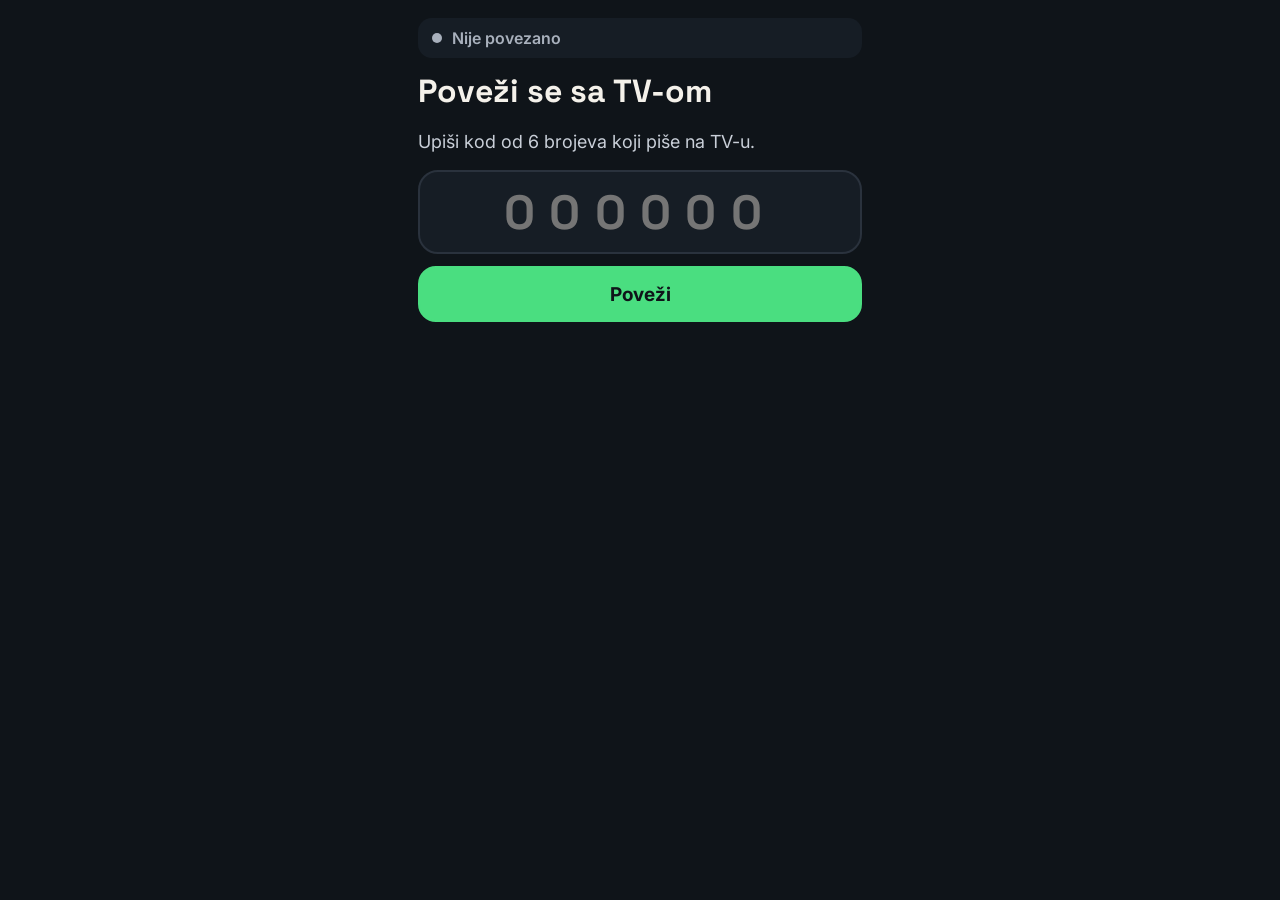
<file: p.html>
<!doctype html>
<html lang="bs">
<head>
<meta charset="utf-8">
<meta name="viewport" content="width=device-width, initial-scale=1, viewport-fit=cover">
<meta name="theme-color" content="#0F1419">
<title>Trening za tatu — daljinski</title>
<link rel="icon" href="favicon.svg" type="image/svg+xml">
<link rel="preconnect" href="https://fonts.googleapis.com">
<link rel="preconnect" href="https://fonts.gstatic.com" crossorigin>
<link href="https://fonts.googleapis.com/css2?family=Inter:wght@400;500;600;700&family=Space+Grotesk:wght@500;600;700&display=swap" rel="stylesheet">
<link rel="stylesheet" href="phone.css?v=4">
</head>
<body>
<svg width="0" height="0" style="position:absolute" aria-hidden="true">
  <symbol id="i-flame" viewBox="0 0 24 24"><path fill="none" stroke="#FB923C" stroke-width="2.2" stroke-linecap="round" stroke-linejoin="round" d="M12 22c4 0 7-2.8 7-7 0-3.5-2.5-6-4-8-.5 2-1.5 3-3 3 0-3-1-6-4-8 0 4-3 6.5-3 11 0 4.6 3 9 7 9z"/></symbol>
  <symbol id="i-play" viewBox="0 0 24 24"><path fill="currentColor" d="M7 4.5v15a1 1 0 0 0 1.5.86l12.5-7.5a1 1 0 0 0 0-1.72L8.5 3.64A1 1 0 0 0 7 4.5z"/></symbol>
  <symbol id="i-pause" viewBox="0 0 24 24"><g fill="currentColor"><rect x="6" y="4.5" width="4" height="15" rx="1.2"/><rect x="14" y="4.5" width="4" height="15" rx="1.2"/></g></symbol>
  <symbol id="i-left" viewBox="0 0 24 24"><path fill="none" stroke="currentColor" stroke-width="2.5" stroke-linecap="round" stroke-linejoin="round" d="M15 5l-7 7 7 7"/></symbol>
  <symbol id="i-right" viewBox="0 0 24 24"><path fill="none" stroke="currentColor" stroke-width="2.5" stroke-linecap="round" stroke-linejoin="round" d="M9 5l7 7-7 7"/></symbol>
  <symbol id="i-minus" viewBox="0 0 24 24"><path fill="none" stroke="currentColor" stroke-width="3" stroke-linecap="round" d="M5 12h14"/></symbol>
  <symbol id="i-plus" viewBox="0 0 24 24"><path fill="none" stroke="currentColor" stroke-width="3" stroke-linecap="round" d="M5 12h14M12 5v14"/></symbol>
  <symbol id="i-check" viewBox="0 0 24 24"><path fill="none" stroke="currentColor" stroke-width="3" stroke-linecap="round" stroke-linejoin="round" d="M5 12.5l4.5 4.5L19 7.5"/></symbol>
</svg>

<main class="app">
  <div class="conn" id="conn"><span class="cdot"></span><span id="conn-text">Povezujem…</span><span class="conn-streak hidden" id="conn-streak"><svg aria-hidden="true"><use href="#i-flame"/></svg><span id="conn-streak-n">0</span></span></div>

  <!-- Unos koda -->
  <section class="view hidden" id="v-code">
    <h1>Poveži se sa TV-om</h1>
    <p class="sub">Upiši kod od 6 brojeva koji piše na TV-u.</p>
    <form id="code-form" class="code-form">
      <label for="code-input" class="sr">Kod sa TV-a</label>
      <input id="code-input" inputmode="numeric" pattern="[0-9]*" maxlength="7" autocomplete="off" placeholder="000000">
      <button type="submit" class="btn primary">Poveži</button>
    </form>
    <p class="err hidden" id="code-err"></p>
  </section>

  <!-- Početna: vaganje + start -->
  <section class="view hidden" id="v-home">
    <div>
      <h1 id="hello">Dobro jutro!</h1>
      <p class="sub">Koliko si danas na vagi?</p>
    </div>
    <div class="card weigh">
      <div class="weigh-row">
        <button type="button" class="round" id="kg-minus" aria-label="Smanji za pola kile"><svg aria-hidden="true"><use href="#i-minus"/></svg></button>
        <div class="kg-wrap">
          <label for="kg-input" class="sr">Kilaža u kilogramima</label>
          <input id="kg-input" inputmode="decimal" autocomplete="off" value="100,0">
          <span class="kg-unit">kg</span>
        </div>
        <button type="button" class="round" id="kg-plus" aria-label="Povećaj za pola kile"><svg aria-hidden="true"><use href="#i-plus"/></svg></button>
      </div>
      <div class="delta" id="kg-delta"></div>
    </div>
    <div class="lik-row">
      <div class="lik-thumb" id="lik-thumb"></div>
      <p>Ovako te vidi trening na TV-u. Što manje kila, to je i lik mršaviji.</p>
    </div>
    <div class="card today">
      <div class="lbl">DANAS TE ČEKA</div>
      <div class="today-main" id="today-main">…</div>
      <div class="today-sub" id="today-sub"></div>
    </div>
    <div class="bottom">
      <p class="warn hidden" id="tv-off">TV nije uključen. Otvori trening na TV-u pa pokušaj ponovo.</p>
      <button type="button" class="btn primary big" id="btn-go"><svg aria-hidden="true"><use href="#i-play"/></svg><span>Spremi i pokreni na TV-u</span></button>
      <button type="button" class="btn link" id="btn-noweigh">Danas se ne mogu izvagati — samo pokreni</button>
    </div>
  </section>

  <!-- Daljinski -->
  <section class="view hidden" id="v-remote">
    <div class="card now">
      <div class="lbl" id="r-phase">VJEŽBA 1 OD 8</div>
      <div class="now-name" id="r-name">…</div>
      <div class="now-row">
        <div class="now-timer" id="r-timer">0:00</div>
        <div class="now-sub" id="r-sub"></div>
      </div>
      <div class="bar"><div id="r-bar"></div></div>
    </div>
    <div class="center">
      <button type="button" class="pp" id="btn-pp" aria-label="Pauza"><svg aria-hidden="true"><use href="#i-pause" id="pp-icon"/></svg></button>
      <div class="pp-label" id="pp-label">Pauza</div>
    </div>
    <div class="grid2">
      <button type="button" class="btn tile" id="btn-prev"><svg aria-hidden="true"><use href="#i-left"/></svg>Nazad</button>
      <button type="button" class="btn tile" id="btn-next">Dalje<svg aria-hidden="true"><use href="#i-right"/></svg></button>
      <button type="button" class="btn tile amber" id="btn-add">+15 s odmora</button>
      <button type="button" class="btn tile" id="btn-skip">Preskoči odmor</button>
    </div>
    <button type="button" class="btn danger" id="btn-end">Završi trening</button>
  </section>

  <!-- Kraj -->
  <section class="view hidden" id="v-done">
    <div class="done-check" id="d-check"><svg aria-hidden="true"><use href="#i-check"/></svg></div>
    <h1 id="d-title">Bravo!</h1>
    <div class="card done-card">
      <div class="done-streak"><svg aria-hidden="true"><use href="#i-flame"/></svg><span id="d-streak">0</span></div>
      <div class="sub">dana zaredom</div>
      <div class="pill hidden" id="d-record">Novi rekord!</div>
      <div class="sub" id="d-level"></div>
    </div>
    <p class="sub center-text">Vidimo se sutra.</p>
    <button type="button" class="btn ghost" id="btn-home">Nazad na početak</button>
  </section>

  <!-- Potvrda za kraj -->
  <div class="sheet hidden" id="sheet" role="dialog" aria-modal="true" aria-labelledby="sheet-title">
    <div class="sheet-box">
      <h2 id="sheet-title">Završiti trening sada?</h2>
      <p class="sub">Ako uradiš bar 3/4 vježbi, dan se i dalje računa.</p>
      <button type="button" class="btn primary" id="sheet-no">Ne, nastavljam</button>
      <button type="button" class="btn danger" id="sheet-yes">Da, završi</button>
    </div>
  </div>
</main>

<script src="net.js?v=4"></script>
<script src="lik.js?v=4"></script>
<script src="phone.js?v=4"></script>
</body>
</html>
</file>
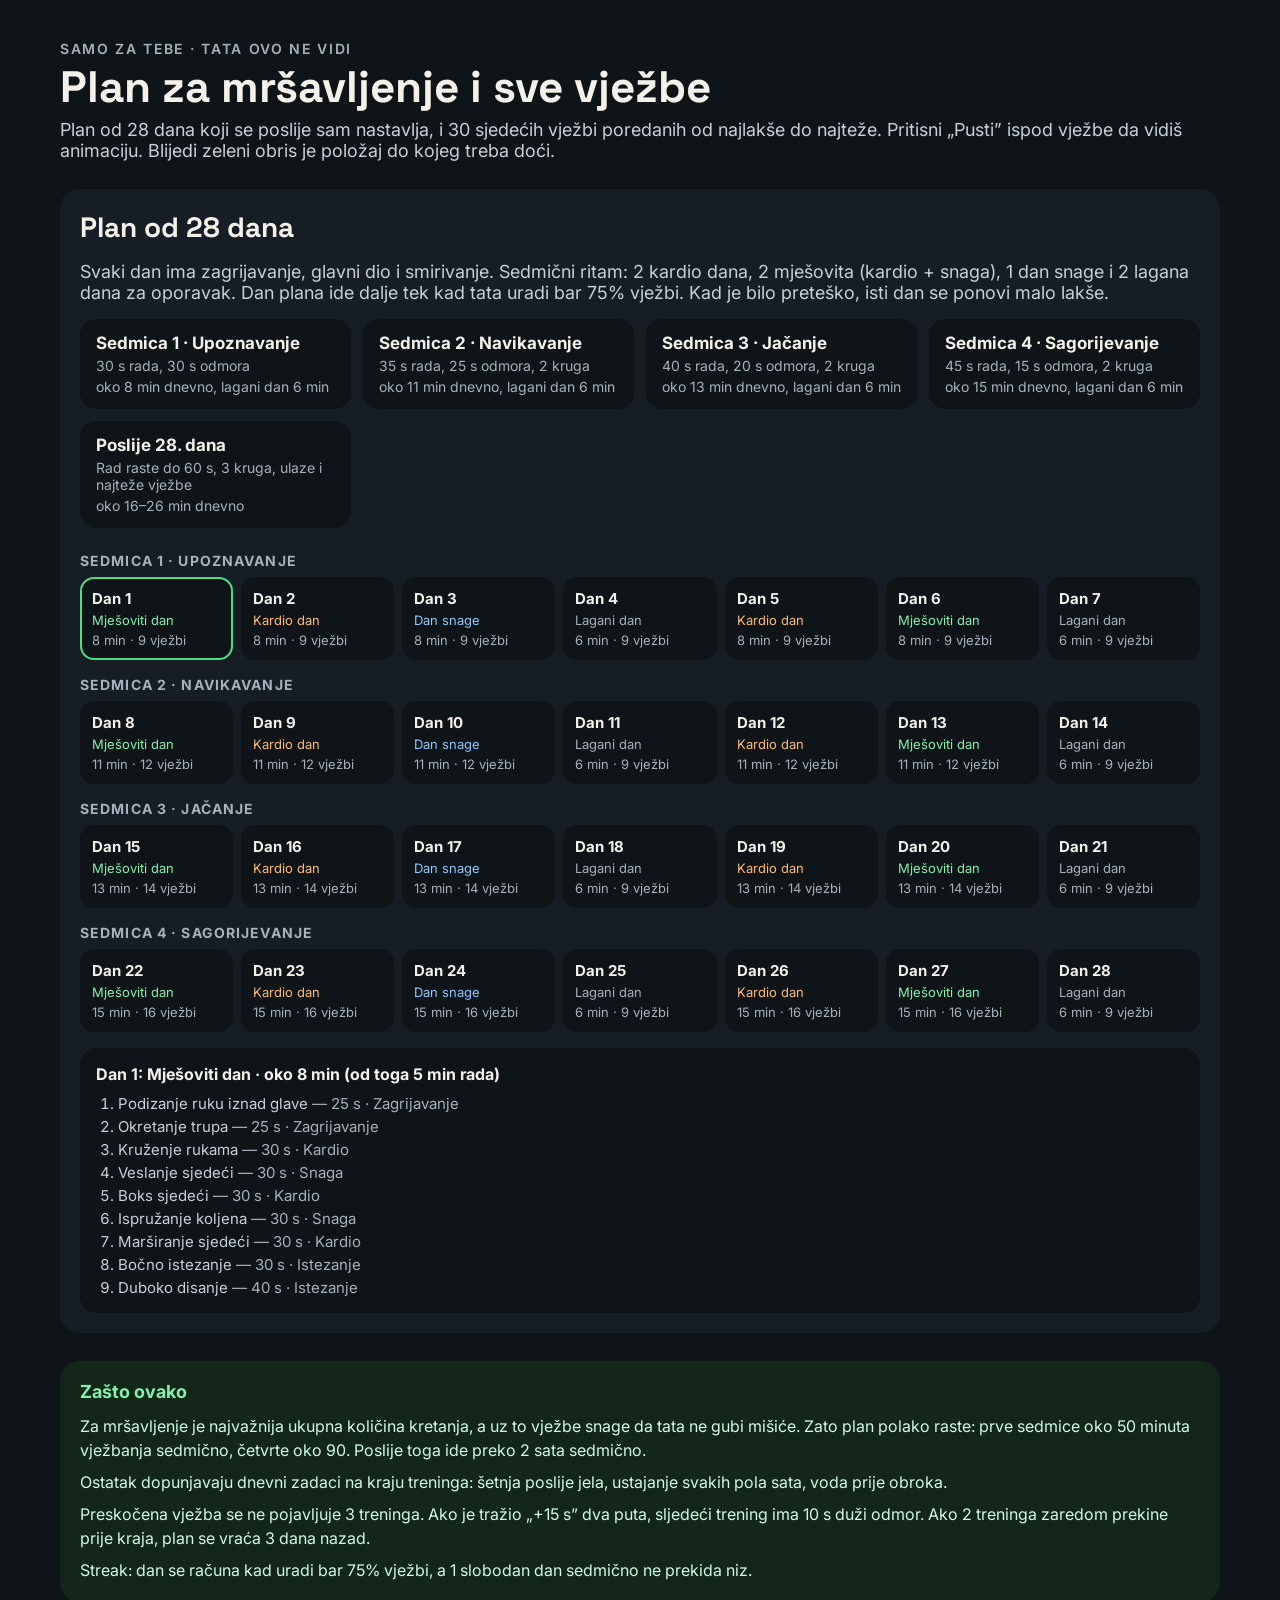
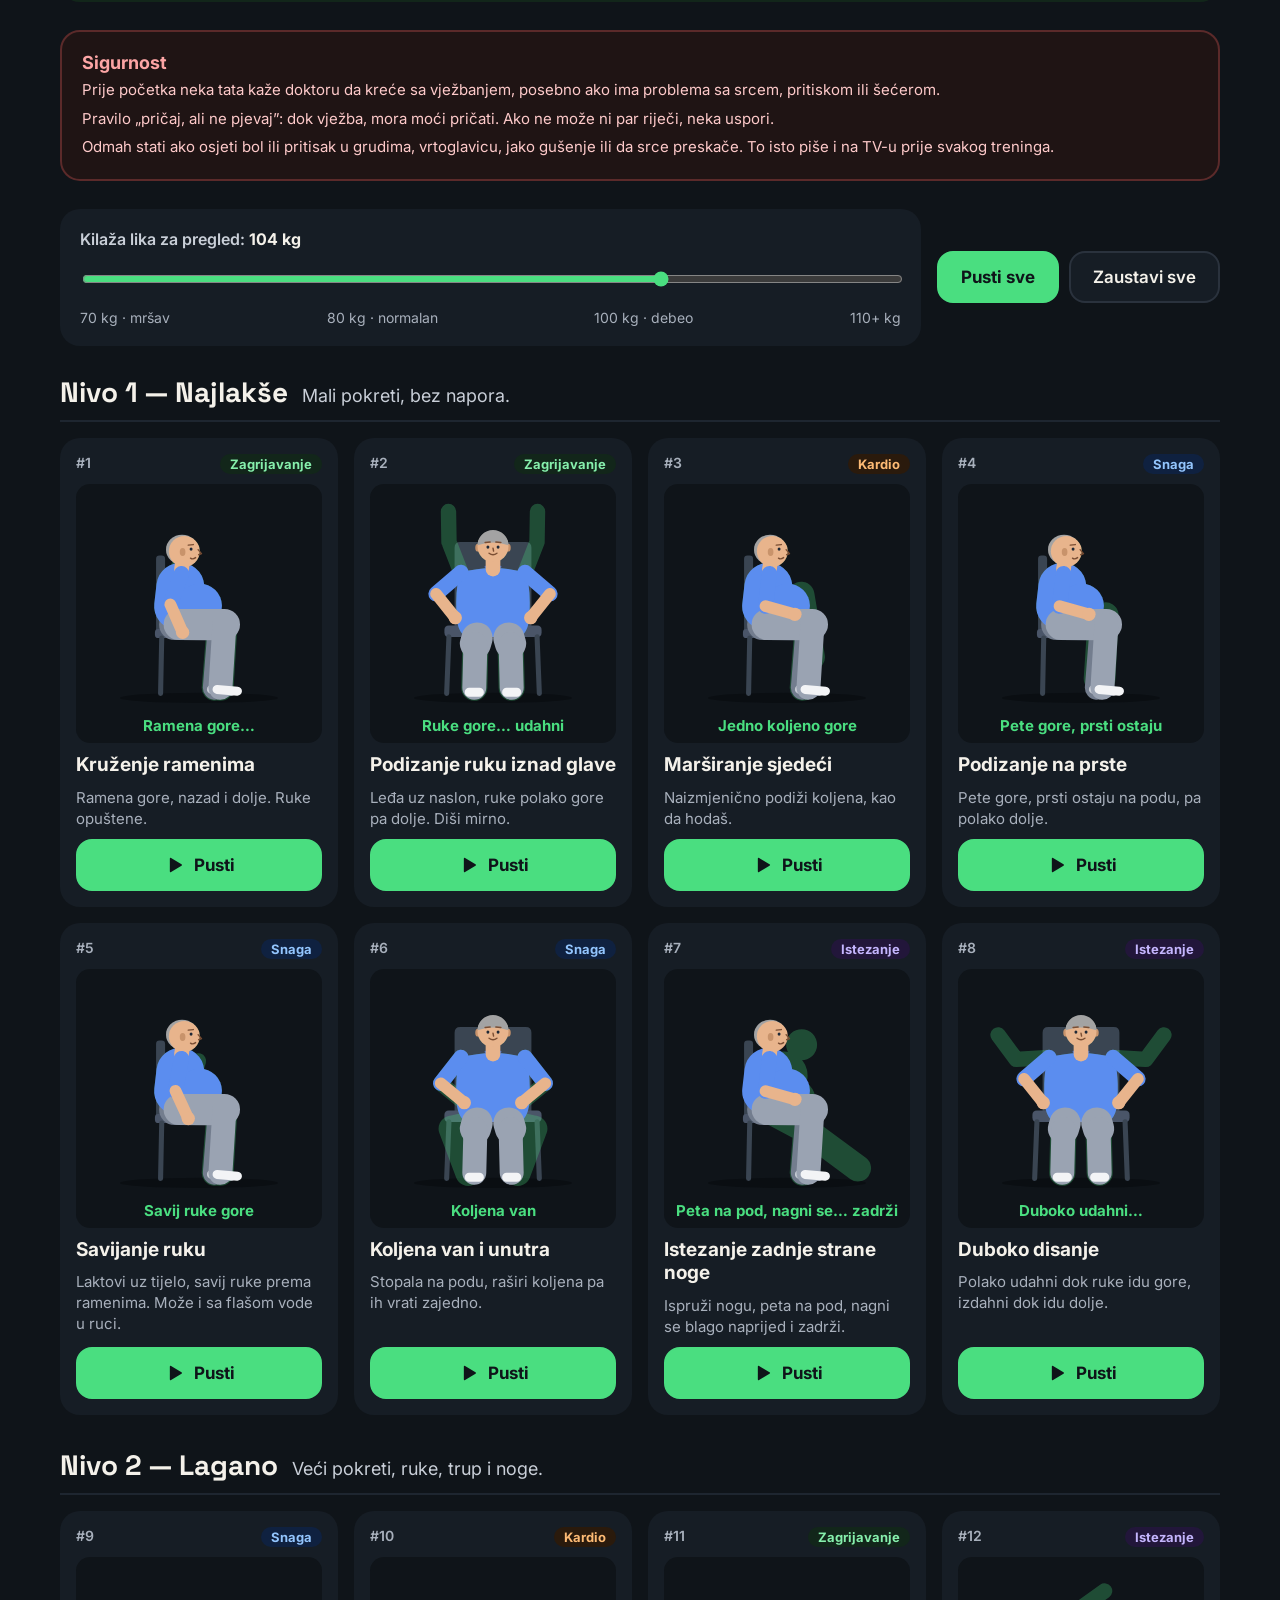
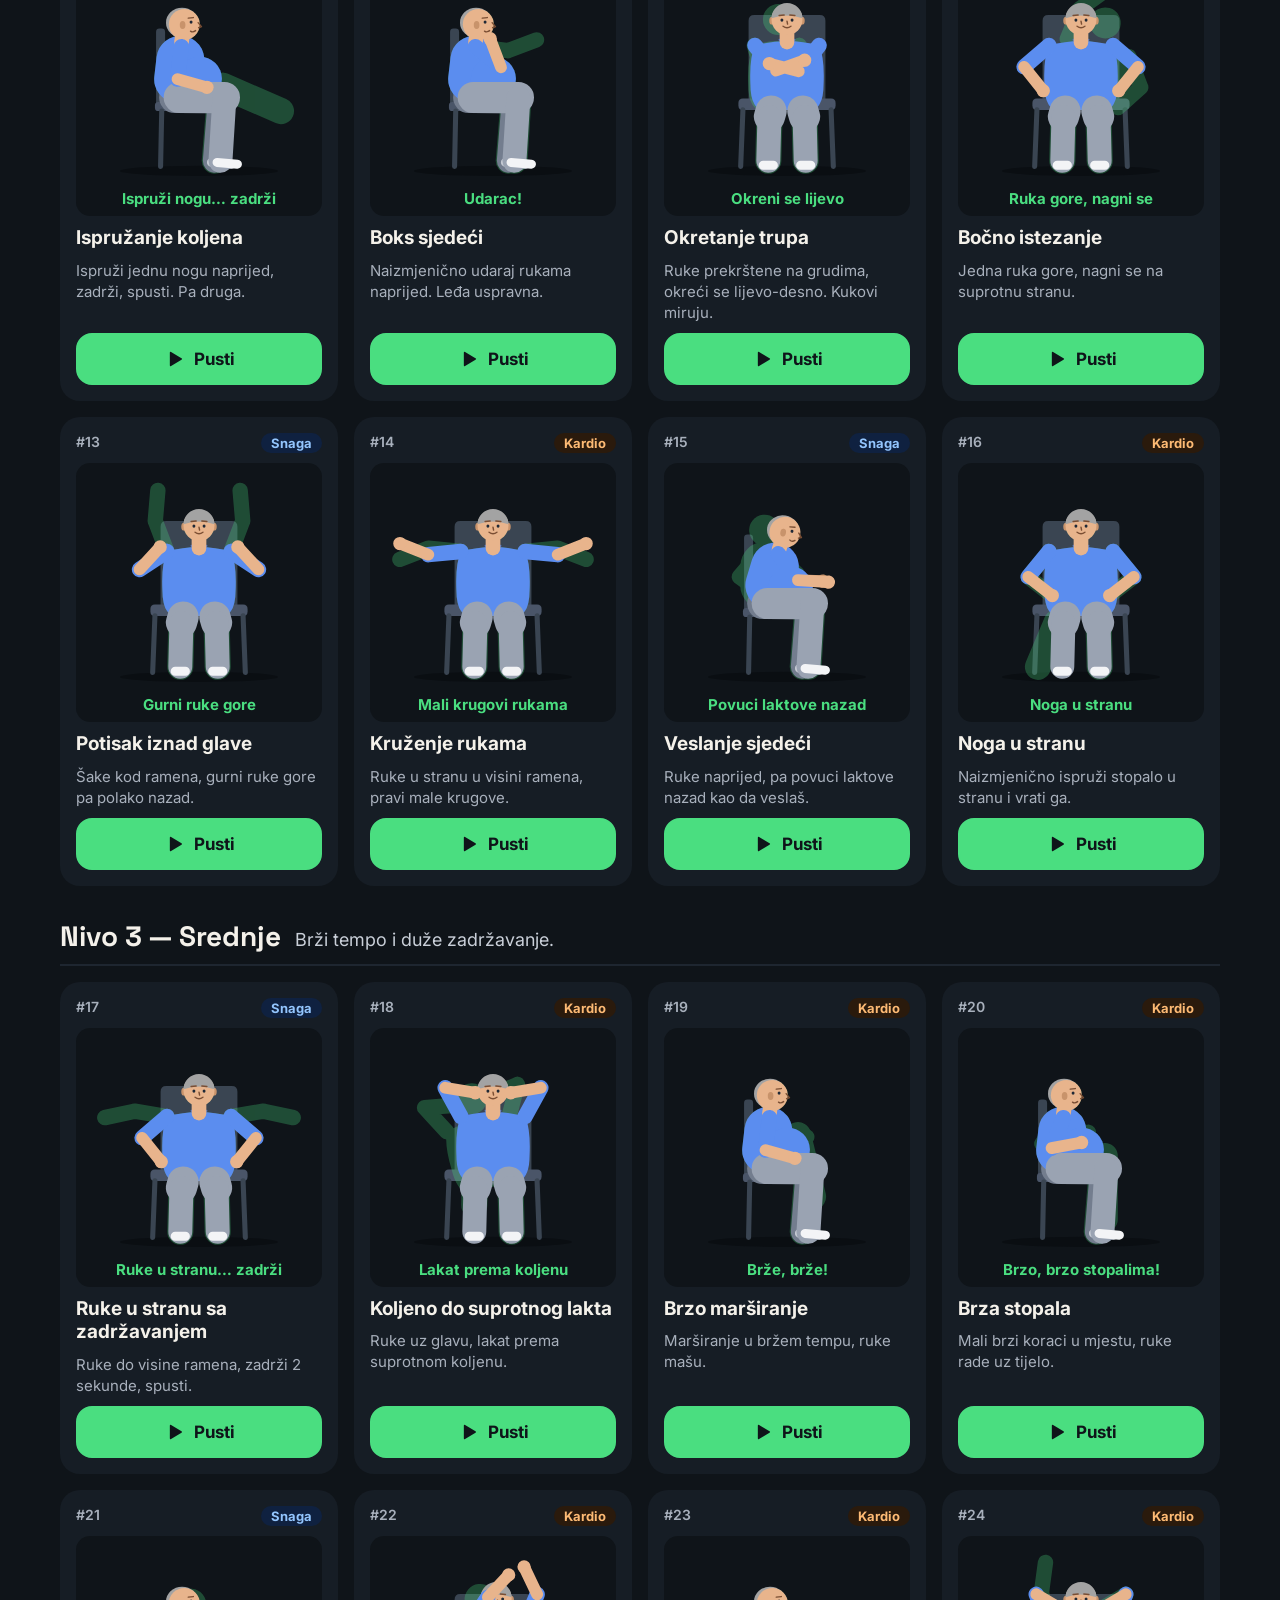
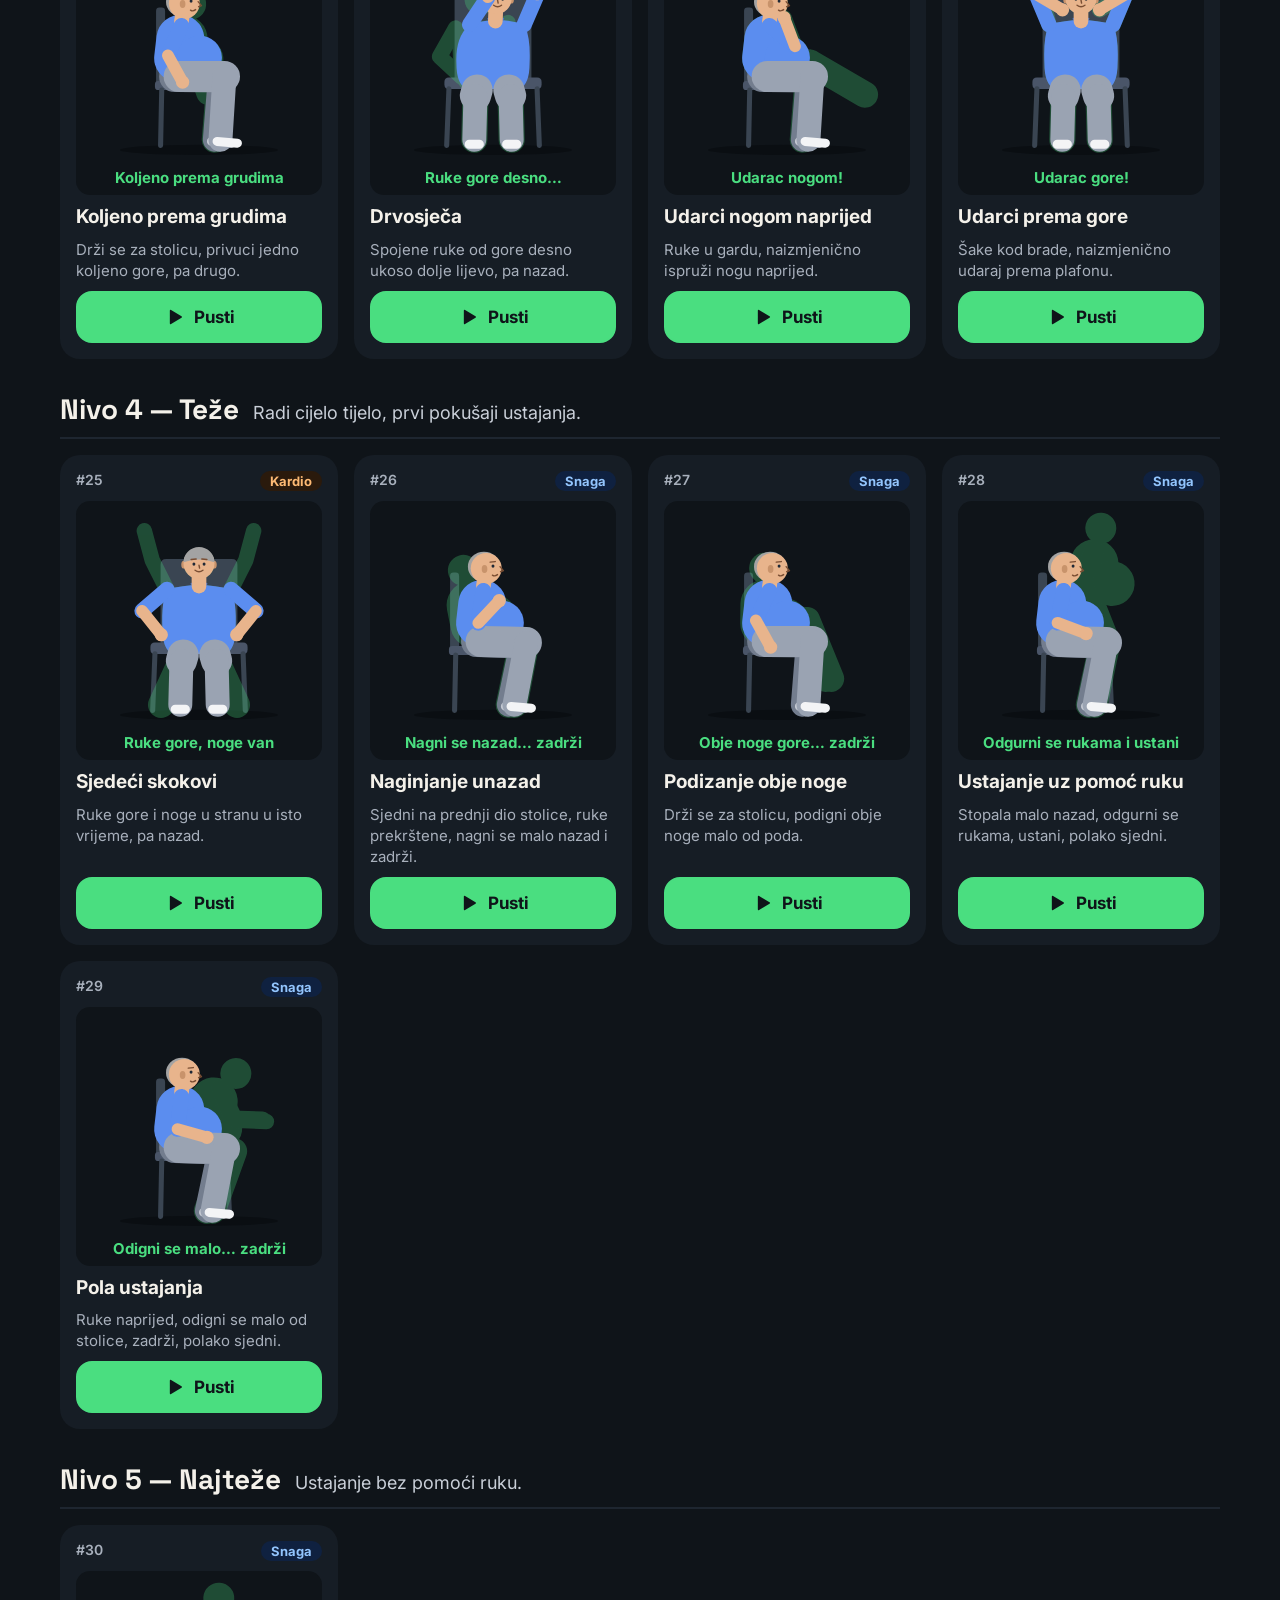
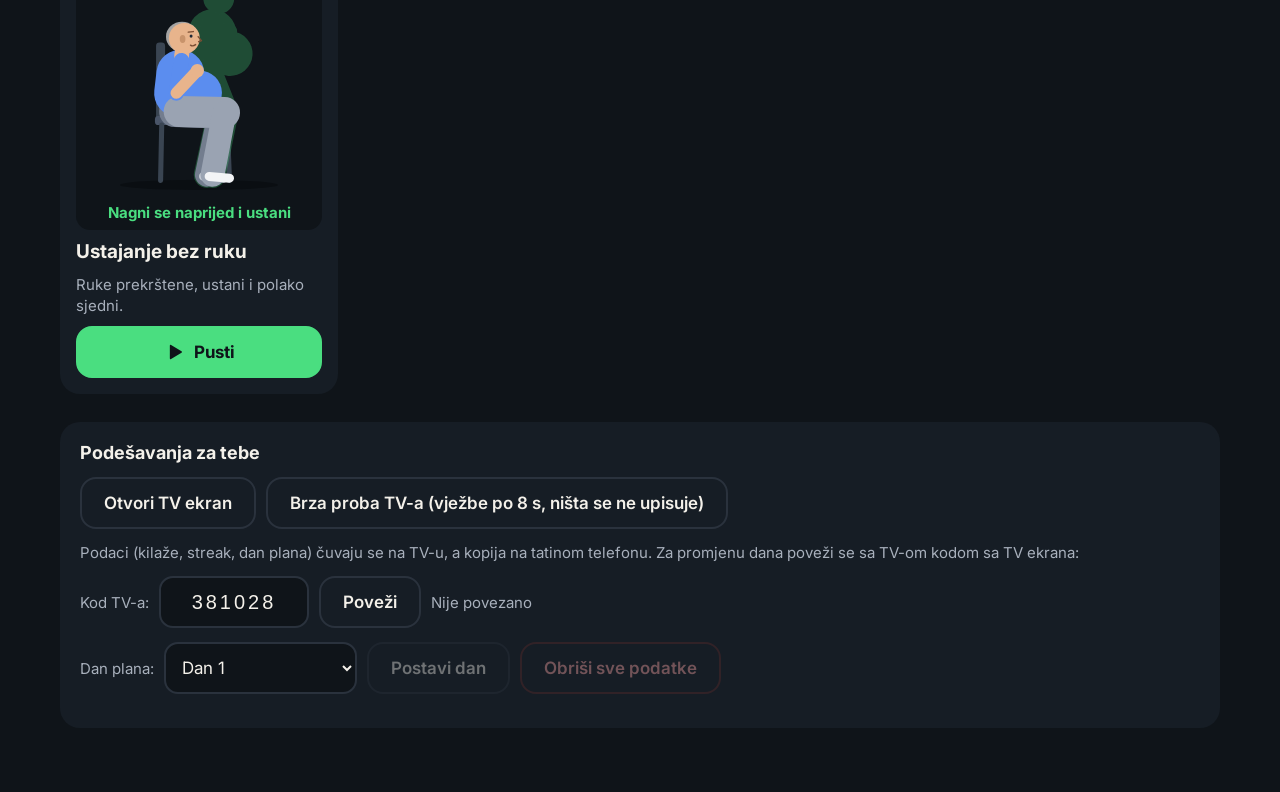
<file: vjezbe.html>
<!doctype html>
<html lang="bs">
<head>
<meta charset="utf-8">
<meta name="viewport" content="width=device-width, initial-scale=1">
<title>Plan i sve vježbe</title>
<link rel="icon" href="favicon.svg" type="image/svg+xml">
<link rel="preconnect" href="https://fonts.googleapis.com">
<link rel="preconnect" href="https://fonts.gstatic.com" crossorigin>
<link href="https://fonts.googleapis.com/css2?family=Inter:wght@400;500;600;700&family=Space+Grotesk:wght@500;600;700&display=swap" rel="stylesheet">
<style>
:root { --bg: #0F1419; --panel: #161D25; --line: #2A323D; --text: #F4F1EA; --muted: #A8B0BC; --soft: #C9CFD8; --green: #4ADE80; --green-soft: #86EFAC; --green-bg: #12261A; --head: 'Space Grotesk', Inter, system-ui, sans-serif; }
* { box-sizing: border-box; }
body { margin: 0; background: var(--bg); color: var(--text); font-family: Inter, system-ui, -apple-system, 'Segoe UI', Roboto, sans-serif; }
button, select { font-family: inherit; }
.wrap { max-width: 1200px; margin: 0 auto; padding: 40px 20px 64px; display: flex; flex-direction: column; gap: 28px; }
.eyebrow { font-size: 14px; font-weight: 600; letter-spacing: .12em; color: var(--muted); }
h1 { margin: 6px 0 8px; font-family: var(--head); font-size: clamp(30px, 5vw, 44px); line-height: 1.1; }
h2 { margin: 0; font-family: var(--head); font-size: 28px; }
p { margin: 0; }
.sub { font-size: 18px; color: var(--soft); }
.row { display: flex; flex-wrap: wrap; gap: 16px; align-items: stretch; }
.box { padding: 20px; border-radius: 20px; background: var(--panel); }
.slider { flex: 1 1 360px; display: flex; flex-direction: column; gap: 12px; }
.slider label { font-size: 16px; font-weight: 600; color: var(--soft); }
.slider label b { color: var(--text); }
input[type=range] { width: 100%; accent-color: var(--green); height: 32px; }
.ticks { display: flex; justify-content: space-between; font-size: 14px; color: var(--muted); gap: 8px; flex-wrap: wrap; }
.btns { display: flex; gap: 10px; align-items: center; flex-wrap: wrap; }
.btn { min-height: 52px; padding: 0 22px; border-radius: 16px; border: 2px solid var(--line); background: var(--panel); color: var(--text); font-size: 17px; font-weight: 600; cursor: pointer; display: inline-flex; align-items: center; justify-content: center; gap: 10px; text-decoration: none; }
.btn.primary { background: var(--green); border-color: var(--green); color: var(--bg); font-weight: 700; }
.btn.light { background: var(--text); border-color: var(--text); color: var(--bg); font-weight: 700; }
.btn.danger { background: transparent; border-color: #5B2A2A; color: #FCA5A5; }
.btn svg { width: 20px; height: 20px; }
.btn:focus-visible, select:focus-visible { outline: 3px solid var(--text); outline-offset: 2px; }
.rules { background: var(--green-bg); color: #D1FAE5; display: flex; flex-direction: column; gap: 8px; }
.rules h3 { margin: 0 0 4px; font-size: 18px; color: var(--green-soft); }
.rules p { font-size: 16px; line-height: 1.5; }
.level { display: flex; flex-direction: column; gap: 16px; }
.level-head { display: flex; align-items: baseline; gap: 14px; flex-wrap: wrap; border-bottom: 2px solid #1E2630; padding-bottom: 10px; }
.level-head .now { padding: 4px 12px; border-radius: 999px; background: var(--green-bg); color: var(--green-soft); font-size: 14px; font-weight: 700; }
.grid { display: grid; grid-template-columns: repeat(auto-fill, minmax(240px, 1fr)); gap: 16px; }
.card { display: flex; flex-direction: column; gap: 10px; padding: 16px; border-radius: 20px; background: var(--panel); }
.meta { display: flex; justify-content: space-between; font-size: 14px; font-weight: 600; color: var(--muted); }
.stage { border-radius: 14px; background: var(--bg); padding: 6px 10px 8px; }
.lik-cue { font-size: 15px; font-weight: 700; text-align: center; min-height: 19px; }
.lik-cue.lik-cue-a { color: var(--green); }
.name { font-size: 19px; font-weight: 700; line-height: 1.25; }
.how { font-size: 15px; line-height: 1.4; color: var(--muted); flex-grow: 1; }
.admin { display: flex; flex-direction: column; gap: 14px; }
.admin h3 { margin: 0; font-size: 18px; }
select { min-height: 52px; border-radius: 14px; border: 2px solid var(--line); background: var(--bg); color: var(--text); font-size: 17px; padding: 0 12px; }
.note { font-size: 15px; color: var(--muted); }
#tv-code { min-height: 52px; width: 150px; border-radius: 14px; border: 2px solid var(--line); background: var(--bg); color: var(--text); font-size: 20px; text-align: center; letter-spacing: .15em; }
.btn:disabled { opacity: .4; cursor: default; }
.hidden { display: none !important; }
.confirm { border: 2px solid #5B2A2A; display: flex; flex-direction: column; gap: 12px; }

.plan { display: flex; flex-direction: column; gap: 16px; }
.phases { display: grid; grid-template-columns: repeat(auto-fill, minmax(220px, 1fr)); gap: 12px; }
.phase { padding: 14px 16px; border-radius: 16px; background: var(--bg); display: flex; flex-direction: column; gap: 4px; }
.phase b { font-size: 17px; }
.phase span { font-size: 14px; color: var(--muted); }
.cal { display: grid; grid-template-columns: repeat(7, minmax(0, 1fr)); gap: 8px; }
.cal-week { grid-column: 1 / -1; font-size: 14px; font-weight: 700; letter-spacing: .08em; color: var(--muted); margin-top: 8px; }
.day { padding: 10px; border-radius: 14px; background: var(--bg); border: 2px solid transparent; display: flex; flex-direction: column; gap: 4px; min-width: 0; cursor: pointer; text-align: left; color: var(--text); font: inherit; }
.day:hover, .day:focus-visible { border-color: var(--line); outline: none; }
.day.sel { border-color: var(--green); }
.day.now { background: var(--green-bg); }
.day .dn { font-size: 15px; font-weight: 700; }
.day .dt { font-size: 13px; color: var(--soft); }
.day .dm { font-size: 13px; color: var(--muted); }
.t-kardio .dt { color: #FDBA74; } .t-snaga .dt { color: #93C5FD; } .t-mix .dt { color: var(--green-soft); } .t-lagano .dt { color: var(--muted); }
.daydetail { padding: 16px; border-radius: 16px; background: var(--bg); display: flex; flex-direction: column; gap: 10px; }
.daydetail ol { margin: 0; padding-left: 22px; display: flex; flex-direction: column; gap: 4px; font-size: 15px; color: var(--soft); }
.daydetail ol li span { color: var(--muted); }
.kind { padding: 2px 10px; border-radius: 999px; font-size: 13px; font-weight: 700; }
.k-kardio { background: #2A1A0C; color: #FDBA74; } .k-snaga { background: #0F2140; color: #93C5FD; } .k-mobilnost { background: var(--green-bg); color: var(--green-soft); } .k-istezanje { background: #22163A; color: #C4B5FD; }
.safety { border: 2px solid #5B2A2A; background: #1F1414; color: #FECACA; display: flex; flex-direction: column; gap: 6px; }
.safety h3 { margin: 0; font-size: 18px; color: #FCA5A5; }
.safety p { font-size: 15px; line-height: 1.5; }
@media (max-width: 700px) { .cal { grid-template-columns: repeat(4, minmax(0, 1fr)); } }
</style>
</head>
<body>
<svg width="0" height="0" style="position:absolute" aria-hidden="true">
  <symbol id="i-play" viewBox="0 0 24 24"><path fill="currentColor" d="M7 4.5v15a1 1 0 0 0 1.5.86l12.5-7.5a1 1 0 0 0 0-1.72L8.5 3.64A1 1 0 0 0 7 4.5z"/></symbol>
  <symbol id="i-pause" viewBox="0 0 24 24"><g fill="currentColor"><rect x="6" y="4.5" width="4" height="15" rx="1.2"/><rect x="14" y="4.5" width="4" height="15" rx="1.2"/></g></symbol>
</svg>
<main class="wrap">
  <header>
    <div class="eyebrow">SAMO ZA TEBE · TATA OVO NE VIDI</div>
    <h1>Plan za mršavljenje i sve vježbe</h1>
    <p class="sub">Plan od 28 dana koji se poslije sam nastavlja, i 30 sjedećih vježbi poredanih od najlakše do najteže. Pritisni „Pusti” ispod vježbe da vidiš animaciju. Blijedi zeleni obris je položaj do kojeg treba doći.</p>
  </header>

  <section class="box plan" aria-labelledby="plan-h">
    <h2 id="plan-h">Plan od 28 dana</h2>
    <p class="sub" id="plan-intro"></p>
    <div class="phases" id="phases"></div>
    <div class="cal" id="cal"></div>
    <div class="daydetail" id="daydetail"></div>
  </section>

  <div class="box rules" id="rules"></div>

  <div class="box safety">
    <h3>Sigurnost</h3>
    <p>Prije početka neka tata kaže doktoru da kreće sa vježbanjem, posebno ako ima problema sa srcem, pritiskom ili šećerom.</p>
    <p>Pravilo „pričaj, ali ne pjevaj”: dok vježba, mora moći pričati. Ako ne može ni par riječi, neka uspori.</p>
    <p>Odmah stati ako osjeti bol ili pritisak u grudima, vrtoglavicu, jako gušenje ili da srce preskače. To isto piše i na TV-u prije svakog treninga.</p>
  </div>

  <div class="row">
    <div class="box slider">
      <label for="kg">Kilaža lika za pregled: <b id="kg-txt">104 kg</b></label>
      <input id="kg" type="range" min="65" max="120" step="0.5" value="104">
      <div class="ticks"><span>70 kg · mršav</span><span>80 kg · normalan</span><span>100 kg · debeo</span><span>110+ kg</span></div>
    </div>
    <div class="btns">
      <button type="button" class="btn primary" id="all-play">Pusti sve</button>
      <button type="button" class="btn" id="all-stop">Zaustavi sve</button>
    </div>
  </div>

  <div id="levels"></div>

  <section class="box admin" aria-labelledby="admin-h">
    <h3 id="admin-h">Podešavanja za tebe</h3>
    <div class="btns">
      <a class="btn" href="index.html">Otvori TV ekran</a>
      <a class="btn" href="index.html?test=1">Brza proba TV-a (vježbe po 8 s, ništa se ne upisuje)</a>
    </div>
    <p class="note">Podaci (kilaže, streak, dan plana) čuvaju se na TV-u, a kopija na tatinom telefonu. Za promjenu dana poveži se sa TV-om kodom sa TV ekrana:</p>
    <form class="btns" id="tv-form">
      <label for="tv-code" class="note">Kod TV-a:</label>
      <input id="tv-code" inputmode="numeric" maxlength="7" placeholder="000000" autocomplete="off">
      <button type="submit" class="btn">Poveži</button>
      <span class="note" id="tv-status">Nije povezano</span>
    </form>
    <div class="btns">
      <label for="dayset" class="note">Dan plana:</label>
      <select id="dayset"></select>
      <button type="button" class="btn" id="day-set" disabled>Postavi dan</button>
      <button type="button" class="btn danger" id="reset" disabled>Obriši sve podatke</button>
    </div>
    <div class="box confirm hidden" id="confirm">
      <p>Obrisati sve podatke na TV-u (kilaže, treninge, streak, dan plana)? Ovo se ne može vratiti.</p>
      <div class="btns"><button type="button" class="btn" id="confirm-no">Ne</button><button type="button" class="btn danger" id="confirm-yes">Da, obriši</button></div>
    </div>
    <p class="note" id="admin-msg"></p>
  </section>
</main>
<script src="program.js?v=4"></script>
<script src="net.js?v=4"></script>
<script src="lik.js?v=4"></script>
<script>
(function () {
  'use strict';
  var $ = function (id) { return document.getElementById(id); };
  var P = window.Program;
  var players = [];
  var currentDay = 0, selDay = 1;
  function esc(s) { return String(s).replace(/[&<>"']/g, function (c) { return { '&': '&amp;', '<': '&lt;', '>': '&gt;', '"': '&quot;', "'": '&#39;' }[c]; }); }
  var byId = {}; P.EXERCISES.forEach(function (e) { byId[e.id] = e; });

  // ---------- plan ----------
  $('plan-intro').textContent = 'Svaki dan ima zagrijavanje, glavni dio i smirivanje. Sedmični ritam: 2 kardio dana, 2 mješovita (kardio + snaga), 1 dan snage i 2 lagana dana za oporavak. Dan plana ide dalje tek kad tata uradi bar ' + Math.round(P.RULES.countsAsDone * 100) + '% vježbi. Kad je bilo preteško, isti dan se ponovi malo lakše.';
  $('phases').innerHTML = P.PHASES.map(function (ph, i) {
    var a = P.planForDay(i * 7 + 1, {}), b = P.planForDay(i * 7 + 2, {});
    return '<div class="phase"><b>Sedmica ' + (i + 1) + ' · ' + esc(ph.name) + '</b><span>' + ph.work + ' s rada, ' + ph.rest + ' s odmora' + (ph.rounds > 1 ? ', ' + ph.rounds + ' kruga' : '') + '</span><span>oko ' + (a.minutes === b.minutes ? a.minutes : Math.min(a.minutes, b.minutes) + '–' + Math.max(a.minutes, b.minutes)) + ' min dnevno, lagani dan ' + P.planForDay(i * 7 + 4, {}).minutes + ' min</span></div>';
  }).join('') + '<div class="phase"><b>Poslije 28. dana</b><span>Rad raste do 60 s, 3 kruga, ulaze i najteže vježbe</span><span>oko 16–26 min dnevno</span></div>';

  function renderCal() {
    var html = '';
    for (var d = 1; d <= P.PLAN_DAYS; d++) {
      if ((d - 1) % 7 === 0) html += '<div class="cal-week">SEDMICA ' + Math.ceil(d / 7) + ' · ' + esc(P.PHASES[Math.ceil(d / 7) - 1].name.toUpperCase()) + '</div>';
      var p = P.planForDay(d, {});
      html += '<button type="button" class="day t-' + p.type + (d === selDay ? ' sel' : '') + (d === currentDay ? ' now' : '') + '" data-day="' + d + '">' +
        '<span class="dn">Dan ' + d + (d === currentDay ? ' · tata' : '') + '</span><span class="dt">' + esc(p.typeName) + '</span><span class="dm">' + p.minutes + ' min · ' + p.items.length + ' vježbi</span></button>';
    }
    $('cal').innerHTML = html;
    Array.prototype.forEach.call($('cal').querySelectorAll('.day'), function (el) {
      el.addEventListener('click', function () { selDay = Number(el.getAttribute('data-day')); renderCal(); renderDetail(); });
    });
  }
  function renderDetail() {
    var p = P.planForDay(selDay, {});
    var rows = [], seen = {};
    p.items.forEach(function (it) {
      var key = it.id + ':' + it.tag;
      if (it.round > 1 && seen[key]) return;
      seen[key] = 1;
      rows.push('<li>' + esc(it.name) + ' <span>— ' + it.dur + ' s' + (it.round ? ' × ' + p.rounds + ' kruga' : '') + ' · ' + esc(P.KINDS[it.kind]) + '</span></li>');
    });
    $('daydetail').innerHTML = '<b>Dan ' + selDay + ': ' + esc(p.typeName) + ' · oko ' + p.minutes + ' min (od toga ' + p.workMinutes + ' min rada)</b><ol>' + rows.join('') + '</ol>';
  }
  renderCal(); renderDetail();

  // ---------- pravila ----------
  var R = P.RULES;
  $('rules').innerHTML = '<h3>Zašto ovako</h3>' +
    '<p>Za mršavljenje je najvažnija ukupna količina kretanja, a uz to vježbe snage da tata ne gubi mišiće. Zato plan polako raste: prve sedmice oko 50 minuta vježbanja sedmično, četvrte oko 90. Poslije toga ide preko 2 sata sedmično.</p>' +
    '<p>Ostatak dopunjavaju dnevni zadaci na kraju treninga: šetnja poslije jela, ustajanje svakih pola sata, voda prije obroka.</p>' +
    '<p>Preskočena vježba se ne pojavljuje ' + R.skipBlockSessions + ' treninga. Ako je tražio „+15 s” dva puta, sljedeći trening ima 10 s duži odmor. Ako ' + R.abortsToStepBack + ' treninga zaredom prekine prije kraja, plan se vraća ' + R.stepBackDays + ' dana nazad.</p>' +
    '<p>Streak: dan se računa kad uradi bar ' + Math.round(R.countsAsDone * 100) + '% vježbi, a ' + R.graceDaysPerWeek + ' slobodan dan sedmično ne prekida niz.</p>';

  // ---------- biblioteka ----------
  function setBtn(p) {
    p.btn.classList.toggle('primary', !p.player.playing);
    p.btn.classList.toggle('light', p.player.playing);
    p.btn.innerHTML = '<svg aria-hidden="true"><use href="#' + (p.player.playing ? 'i-pause' : 'i-play') + '"/></svg>' + (p.player.playing ? 'Zaustavi' : 'Pusti');
  }
  var html = '', num = 0;
  P.LEVELS.forEach(function (L) {
    html += '<section class="level"><div class="level-head"><h2>Nivo ' + L.n + ' — ' + esc(L.name) + '</h2><span class="sub">' + esc(L.desc) + '</span></div><div class="grid">';
    P.EXERCISES.forEach(function (e) {
      if (e.level !== L.n) return;
      num++;
      html += '<article class="card"><div class="meta"><span>#' + num + '</span><span class="kind k-' + e.kind + '">' + esc(P.KINDS[e.kind]) + '</span></div>' +
        '<div class="stage" data-ex="' + esc(e.id) + '"></div>' +
        '<div class="name">' + esc(e.name) + '</div><div class="how">' + esc(e.how) + '</div>' +
        '<button type="button" class="btn primary" data-play="' + esc(e.id) + '"></button></article>';
    });
    html += '</div></section>';
  });
  $('levels').innerHTML = html;
  $('levels').style.display = 'flex'; $('levels').style.flexDirection = 'column'; $('levels').style.gap = '32px';
  document.querySelectorAll('.stage').forEach(function (el) {
    var id = el.getAttribute('data-ex');
    var p = { id: id, player: new window.LikPlayer(el, { ex: id, kg: Number($('kg').value), showCue: true }), btn: document.querySelector('[data-play="' + id + '"]') };
    players.push(p);
    setBtn(p);
    p.btn.addEventListener('click', function () { if (p.player.playing) p.player.pause(); else p.player.play(); setBtn(p); });
  });
  $('kg').addEventListener('input', function () {
    var v = Number(this.value);
    $('kg-txt').textContent = String(v).replace('.', ',') + ' kg';
    players.forEach(function (p) { p.player.setWeight(v); });
  });
  $('all-play').addEventListener('click', function () { players.forEach(function (p) { p.player.play(); setBtn(p); }); });
  $('all-stop').addEventListener('click', function () { players.forEach(function (p) { p.player.stop(); setBtn(p); }); });

  // ---------- veza sa TV-om (podešavanja) ----------
  var opts = '';
  for (var d = 1; d <= 56; d++) opts += '<option value="' + d + '">Dan ' + d + (d > P.PLAN_DAYS ? ' (nastavak)' : '') + '</option>';
  $('dayset').innerHTML = opts;
  var net = null;
  var saved = window.Net.lsGet('tata-room') || window.Net.lsGet('tata-tv-code');
  if (saved) $('tv-code').value = saved;
  function setEnabled(on) { $('day-set').disabled = !on; $('reset').disabled = !on; }
  $('tv-form').addEventListener('submit', function (e) {
    e.preventDefault();
    var c = $('tv-code').value.replace(/\D/g, '');
    if (c.length !== 6) { $('tv-status').textContent = 'Kod ima 6 brojeva'; return; }
    $('tv-status').textContent = 'Povezujem…';
    net = window.Net.client(c, {
      onOpenChange: function (open) { setEnabled(open); $('tv-status').textContent = open ? 'Povezano sa TV-om' : 'Tražim TV… (mora biti otvoren)'; },
      onOpen: function () { net.send({ t: 'getSummary' }); },
      onMsg: function (m) {
        if (m.t === 'summary' && m.summary) {
          currentDay = m.summary.day; selDay = Math.min(currentDay, P.PLAN_DAYS) || 1;
          $('dayset').value = String(Math.min(56, currentDay));
          $('admin-msg').textContent = 'Tata je na danu ' + m.summary.day + ' (sedmica ' + m.summary.planWeek + '), streak ' + m.summary.streak + '.';
          renderCal(); renderDetail();
        }
      }
    });
  });
  $('day-set').addEventListener('click', function () {
    if (net && net.send({ t: 'admin', action: 'day', day: Number($('dayset').value) })) { $('admin-msg').textContent = 'Postavljeno: Dan ' + $('dayset').value + '. TV se sam osvježio.'; net.send({ t: 'getSummary' }); }
  });
  $('reset').addEventListener('click', function () { $('confirm').classList.remove('hidden'); });
  $('confirm-no').addEventListener('click', function () { $('confirm').classList.add('hidden'); });
  $('confirm-yes').addEventListener('click', function () {
    $('confirm').classList.add('hidden');
    if (net && net.send({ t: 'admin', action: 'reset' })) { $('admin-msg').textContent = 'Sve obrisano. Kreće ispočetka od Dana 1.'; net.send({ t: 'getSummary' }); }
  });
})();
</script>
</body>
</html>
</file>
<file: phone.css>
:root {
  --bg: #0F1419; --panel: #161D25; --line: #2A323D; --text: #F4F1EA; --muted: #A8B0BC; --soft: #C9CFD8;
  --green: #4ADE80; --green-soft: #86EFAC; --green-bg: #12261A; --amber: #FBBF24; --amber-bg: #1C1A10; --red: #FCA5A5;
  --head: 'Space Grotesk', 'Inter', system-ui, sans-serif;
}
* { box-sizing: border-box; -webkit-tap-highlight-color: transparent; }
html, body { margin: 0; background: var(--bg); color: var(--text); font-family: Inter, system-ui, -apple-system, 'Segoe UI', Roboto, sans-serif; }
button, input { font-family: inherit; }
.hidden { display: none !important; }
.sr { position: absolute; width: 1px; height: 1px; overflow: hidden; clip: rect(0 0 0 0); white-space: nowrap; }
.app { max-width: 480px; margin: 0 auto; min-height: 100vh; min-height: 100dvh; display: flex; flex-direction: column; gap: 16px; padding: max(18px, env(safe-area-inset-top)) 18px max(18px, env(safe-area-inset-bottom)) 18px; }
.view { flex: 1; display: flex; flex-direction: column; gap: 16px; }
h1 { margin: 0; font-family: var(--head); font-size: 32px; font-weight: 700; line-height: 1.1; }
h2 { margin: 0; font-size: 24px; }
.sub { margin: 4px 0 0 0; font-size: 18px; color: var(--soft); line-height: 1.4; }
.lbl { font-size: 14px; font-weight: 600; letter-spacing: 0.1em; color: var(--muted); }
.card { padding: 16px; border-radius: 22px; background: var(--panel); }

.conn { display: flex; align-items: center; gap: 10px; padding: 10px 14px; border-radius: 14px; background: var(--panel); font-size: 16px; font-weight: 600; color: var(--muted); }
.conn .cdot { width: 10px; height: 10px; border-radius: 50%; background: var(--muted); flex-shrink: 0; }
.conn.on { background: var(--green-bg); color: var(--green-soft); }
.conn.on .cdot { background: var(--green); }
.conn.off { background: #2A1414; color: var(--red); }
.conn.off .cdot { background: var(--red); }
.conn-streak { margin-left: auto; display: flex; align-items: center; gap: 6px; color: var(--text); }
.conn-streak svg { width: 18px; height: 18px; }

.btn { min-height: 56px; border-radius: 18px; border: 2px solid var(--line); background: var(--panel); color: var(--text); font-size: 19px; font-weight: 600; display: flex; align-items: center; justify-content: center; gap: 10px; padding: 0 16px; cursor: pointer; }
.btn svg { width: 22px; height: 22px; }
.btn.primary { background: var(--green); border-color: var(--green); color: var(--bg); font-weight: 700; }
.btn.big { min-height: 68px; font-size: 21px; border-radius: 20px; }
.btn.link { background: transparent; border-color: transparent; color: var(--muted); font-size: 16px; min-height: 48px; }
.btn.ghost { background: var(--panel); }
.btn.danger { background: transparent; border-color: #5B2A2A; color: var(--red); }
.btn.amber { background: var(--amber-bg); border-color: #4A3D12; color: var(--amber); font-weight: 700; }
.btn:disabled { opacity: .4; }
.btn:active:not(:disabled), .round:active, .pp:active { transform: scale(.97); }
.btn:focus-visible, .round:focus-visible, .pp:focus-visible, input:focus-visible { outline: 3px solid var(--text); outline-offset: 2px; }

/* kod */
.code-form { display: flex; flex-direction: column; gap: 12px; }
#code-input { height: 84px; border-radius: 20px; border: 2px solid var(--line); background: var(--panel); color: var(--text); font-family: var(--head); font-size: 48px; font-weight: 700; text-align: center; letter-spacing: .3em; }
.err { color: var(--red); font-size: 17px; margin: 0; }
.warn { color: var(--amber); font-size: 16px; margin: 0; text-align: center; }

/* vaganje */
.weigh { display: flex; flex-direction: column; gap: 10px; }
.weigh-row { display: flex; align-items: center; justify-content: space-between; gap: 8px; }
.round { width: 64px; height: 64px; border-radius: 50%; border: 2px solid var(--line); background: var(--bg); color: var(--text); display: flex; align-items: center; justify-content: center; flex-shrink: 0; cursor: pointer; }
.round svg { width: 28px; height: 28px; }
.kg-wrap { display: flex; align-items: baseline; justify-content: center; gap: 6px; min-width: 0; }
#kg-input { width: 140px; background: transparent; border: none; border-bottom: 2px dashed var(--line); color: var(--text); font-family: var(--head); font-size: 52px; font-weight: 700; text-align: center; padding: 0; font-variant-numeric: tabular-nums; }
.kg-unit { font-size: 22px; font-weight: 600; color: var(--muted); }
.delta { font-size: 16px; font-weight: 600; text-align: center; color: var(--muted); min-height: 20px; }
.delta.down { color: var(--green-soft); }
.delta.up { color: var(--amber); }
.lik-row { display: flex; align-items: center; gap: 12px; }
.lik-row p { margin: 0; font-size: 16px; line-height: 1.4; color: var(--soft); }
.lik-thumb { width: 120px; height: 120px; border-radius: 20px; background: var(--panel); flex-shrink: 0; padding: 4px; }
.today { display: flex; flex-direction: column; gap: 6px; }
.today-main { font-size: 21px; font-weight: 700; }
.today-sub { font-size: 16px; color: var(--green-soft); }
.bottom { margin-top: auto; display: flex; flex-direction: column; gap: 8px; }

/* daljinski */
.now { display: flex; flex-direction: column; gap: 8px; }
.now-name { font-size: 24px; font-weight: 700; line-height: 1.2; }
.now-row { display: flex; align-items: baseline; justify-content: space-between; gap: 8px; }
.now-timer { font-family: var(--head); font-size: 56px; font-weight: 700; line-height: 1; font-variant-numeric: tabular-nums; }
.now-sub { font-size: 16px; color: var(--muted); text-align: right; }
.bar { height: 8px; border-radius: 4px; background: var(--line); overflow: hidden; }
.bar div { height: 100%; width: 0; background: var(--green); border-radius: 4px; transition: width .25s linear; }
.now.rest .lbl, .now.rest .now-timer { color: var(--amber); }
.now.rest .bar div { background: var(--amber); }
.center { flex: 1; display: flex; flex-direction: column; align-items: center; justify-content: center; gap: 10px; min-height: 200px; }
.pp { width: 176px; height: 176px; border-radius: 50%; border: none; background: var(--text); color: var(--bg); display: flex; align-items: center; justify-content: center; cursor: pointer; }
.pp svg { width: 64px; height: 64px; }
.pp.paused { background: var(--green); }
.pp-label { font-size: 20px; font-weight: 700; }
.grid2 { display: grid; grid-template-columns: repeat(2, minmax(0, 1fr)); gap: 10px; }
.tile { min-height: 64px; }

/* kraj */
#v-done { align-items: stretch; justify-content: center; text-align: center; }
.done-check { width: 88px; height: 88px; border-radius: 50%; background: var(--green); color: var(--bg); display: flex; align-items: center; justify-content: center; align-self: center; }
.done-check.soft { background: var(--amber); }
.done-check svg { width: 48px; height: 48px; }
.done-card { display: flex; flex-direction: column; align-items: center; gap: 6px; }
.done-streak { display: flex; align-items: center; gap: 10px; font-family: var(--head); font-size: 64px; font-weight: 700; line-height: 1; }
.done-streak svg { width: 52px; height: 52px; }
.pill { padding: 4px 14px; border-radius: 999px; background: #FB923C; color: #1A0E04; font-weight: 700; font-size: 16px; }
.center-text { text-align: center; }

/* potvrda */
.sheet { position: fixed; inset: 0; background: rgba(0, 0, 0, .6); display: flex; align-items: flex-end; justify-content: center; z-index: 10; }
.sheet-box { width: 100%; max-width: 480px; background: var(--panel); border-radius: 24px 24px 0 0; padding: 24px 18px max(24px, env(safe-area-inset-bottom)) 18px; display: flex; flex-direction: column; gap: 12px; }
</file>
